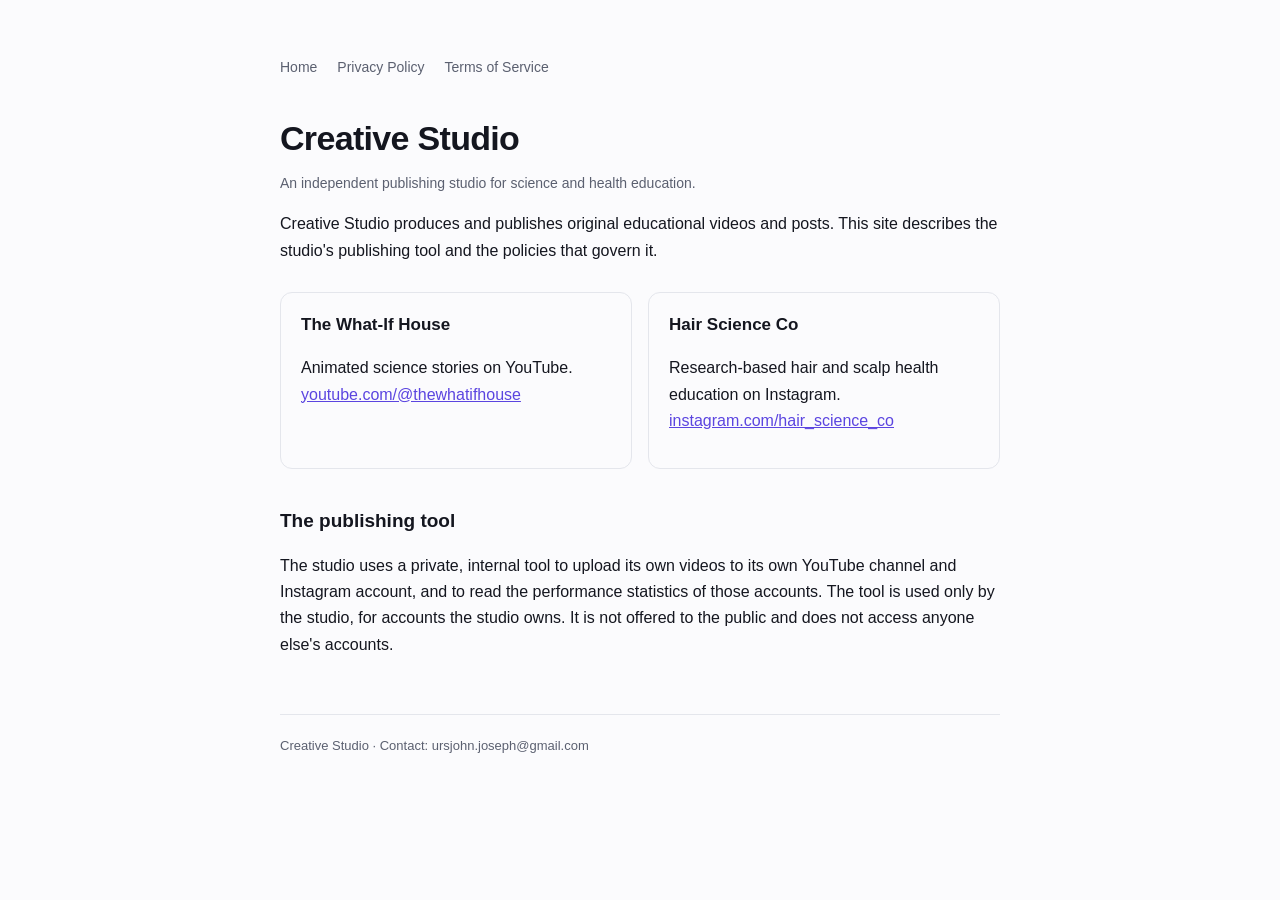
<file: index.html>
<!doctype html><html lang="en"><head><meta charset="utf-8"><meta name="viewport" content="width=device-width,initial-scale=1"><title>Creative Studio</title><link rel="stylesheet" href="style.css"></head><body><main><nav><a href="./">Home</a><a href="privacy.html">Privacy Policy</a><a href="terms.html">Terms of Service</a></nav>
<h1>Creative Studio</h1>
<p class="muted">An independent publishing studio for science and health education.</p>
<p>Creative Studio produces and publishes original educational videos and posts. This site describes the studio's publishing tool and the policies that govern it.</p>
<div class="cards">
  <div class="card"><h3>The What-If House</h3><p>Animated science stories on YouTube. <a href="https://www.youtube.com/@thewhatifhouse">youtube.com/@thewhatifhouse</a></p></div>
  <div class="card"><h3>Hair Science Co</h3><p>Research-based hair and scalp health education on Instagram. <a href="https://www.instagram.com/hair_science_co/">instagram.com/hair_science_co</a></p></div>
</div>
<h2>The publishing tool</h2>
<p>The studio uses a private, internal tool to upload its own videos to its own YouTube channel and Instagram account, and to read the performance statistics of those accounts. The tool is used only by the studio, for accounts the studio owns. It is not offered to the public and does not access anyone else's accounts.</p>
<footer>Creative Studio &middot; Contact: ursjohn.joseph@gmail.com</footer></main></body></html>
</file>
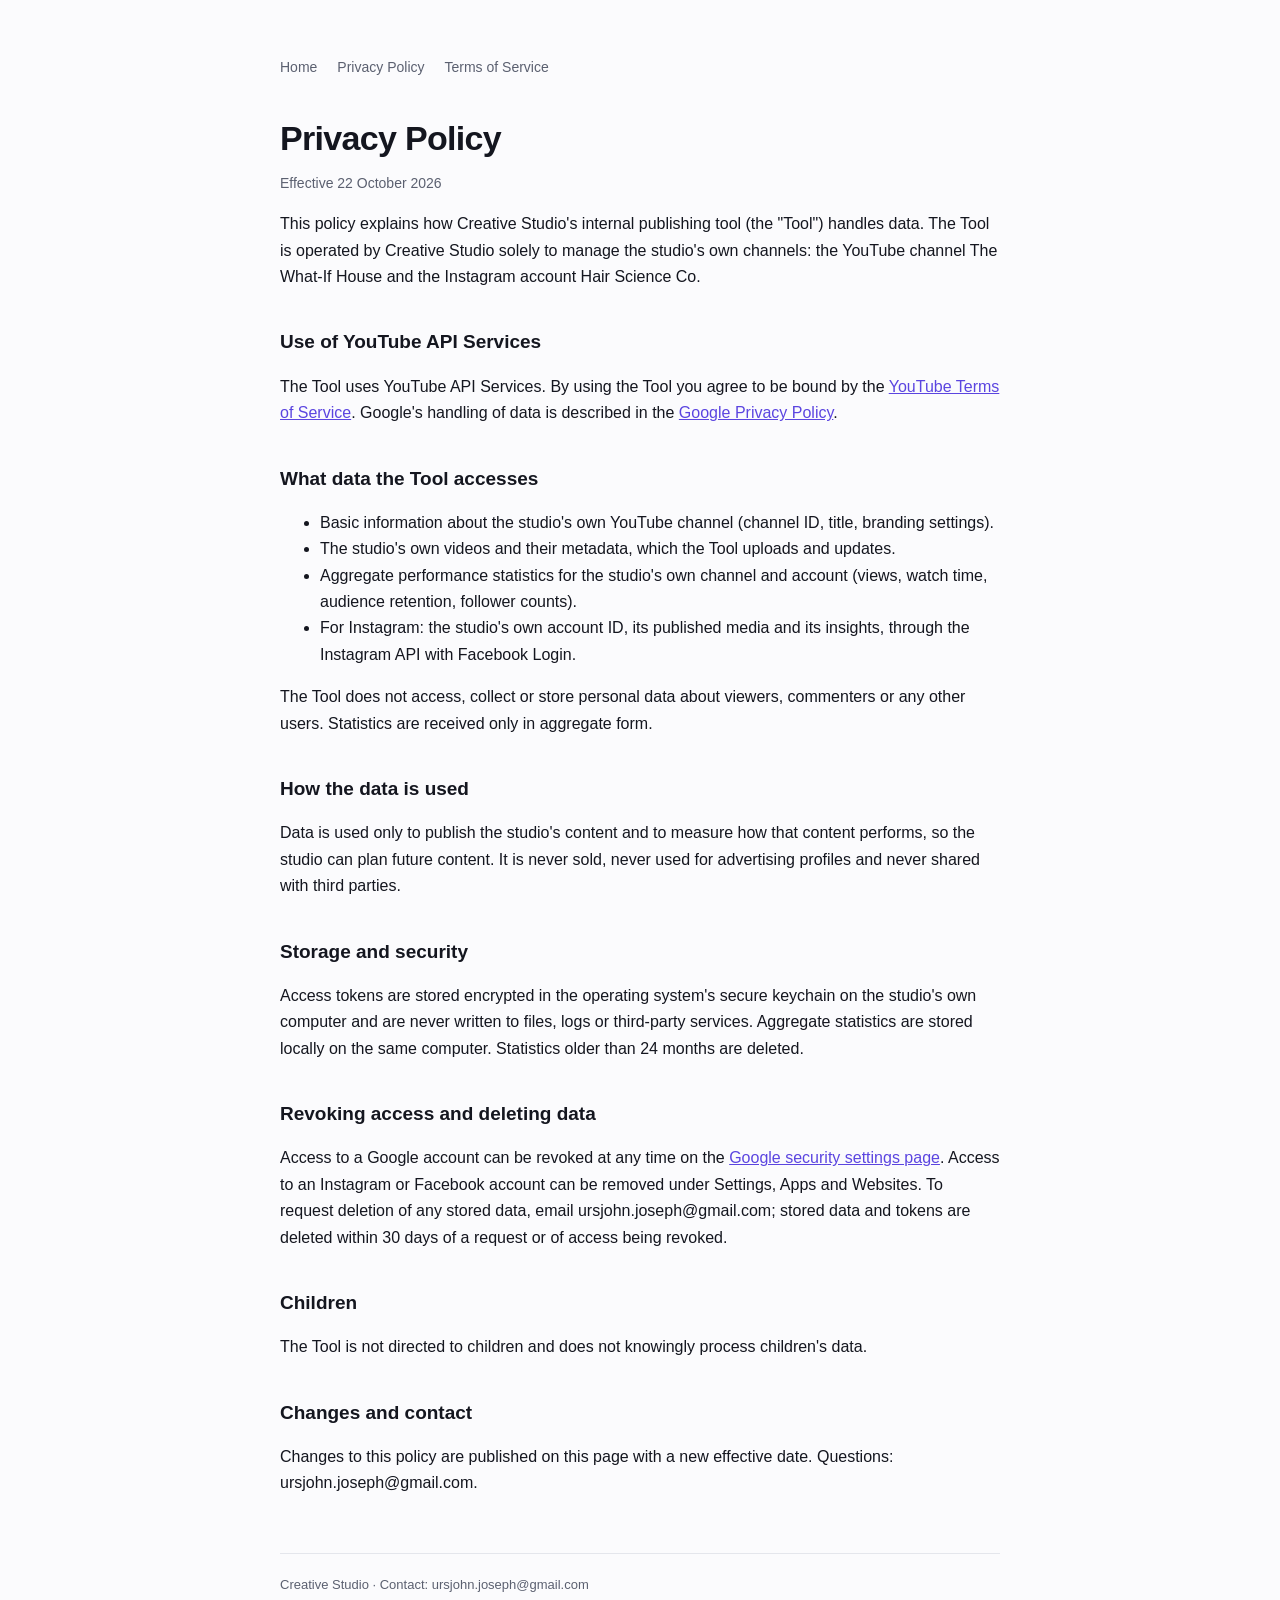
<file: privacy.html>
<!doctype html><html lang="en"><head><meta charset="utf-8"><meta name="viewport" content="width=device-width,initial-scale=1"><title>Privacy Policy - Creative Studio</title><link rel="stylesheet" href="style.css"></head><body><main><nav><a href="./">Home</a><a href="privacy.html">Privacy Policy</a><a href="terms.html">Terms of Service</a></nav>
<h1>Privacy Policy</h1>
<p class="muted">Effective 22 October 2026</p>
<p>This policy explains how Creative Studio's internal publishing tool (the "Tool") handles data. The Tool is operated by Creative Studio solely to manage the studio's own channels: the YouTube channel The What-If House and the Instagram account Hair Science Co.</p>
<h2>Use of YouTube API Services</h2>
<p>The Tool uses YouTube API Services. By using the Tool you agree to be bound by the <a href="https://www.youtube.com/t/terms">YouTube Terms of Service</a>. Google's handling of data is described in the <a href="https://policies.google.com/privacy">Google Privacy Policy</a>.</p>
<h2>What data the Tool accesses</h2>
<ul>
  <li>Basic information about the studio's own YouTube channel (channel ID, title, branding settings).</li>
  <li>The studio's own videos and their metadata, which the Tool uploads and updates.</li>
  <li>Aggregate performance statistics for the studio's own channel and account (views, watch time, audience retention, follower counts).</li>
  <li>For Instagram: the studio's own account ID, its published media and its insights, through the Instagram API with Facebook Login.</li>
</ul>
<p>The Tool does not access, collect or store personal data about viewers, commenters or any other users. Statistics are received only in aggregate form.</p>
<h2>How the data is used</h2>
<p>Data is used only to publish the studio's content and to measure how that content performs, so the studio can plan future content. It is never sold, never used for advertising profiles and never shared with third parties.</p>
<h2>Storage and security</h2>
<p>Access tokens are stored encrypted in the operating system's secure keychain on the studio's own computer and are never written to files, logs or third-party services. Aggregate statistics are stored locally on the same computer. Statistics older than 24 months are deleted.</p>
<h2>Revoking access and deleting data</h2>
<p>Access to a Google account can be revoked at any time on the <a href="https://myaccount.google.com/permissions">Google security settings page</a>. Access to an Instagram or Facebook account can be removed under Settings, Apps and Websites. To request deletion of any stored data, email ursjohn.joseph@gmail.com; stored data and tokens are deleted within 30 days of a request or of access being revoked.</p>
<h2>Children</h2>
<p>The Tool is not directed to children and does not knowingly process children's data.</p>
<h2>Changes and contact</h2>
<p>Changes to this policy are published on this page with a new effective date. Questions: ursjohn.joseph@gmail.com.</p>
<footer>Creative Studio &middot; Contact: ursjohn.joseph@gmail.com</footer></main></body></html>
</file>
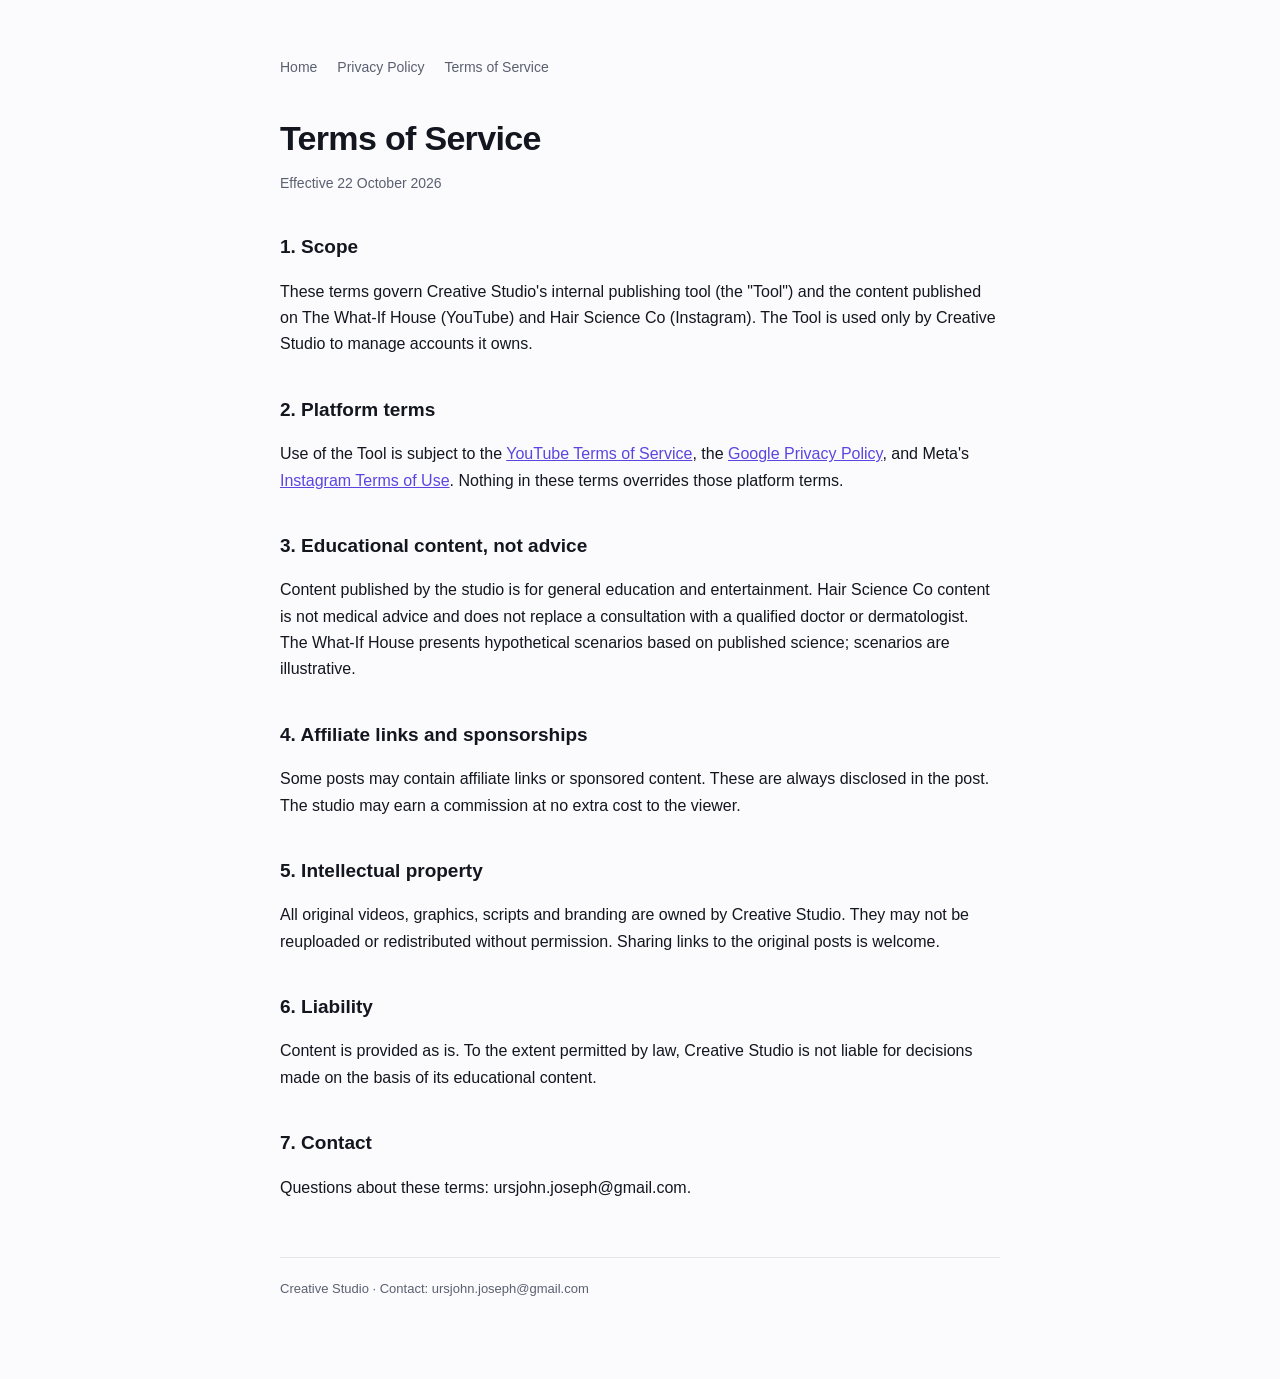
<file: terms.html>
<!doctype html><html lang="en"><head><meta charset="utf-8"><meta name="viewport" content="width=device-width,initial-scale=1"><title>Terms of Service - Creative Studio</title><link rel="stylesheet" href="style.css"></head><body><main><nav><a href="./">Home</a><a href="privacy.html">Privacy Policy</a><a href="terms.html">Terms of Service</a></nav>
<h1>Terms of Service</h1>
<p class="muted">Effective 22 October 2026</p>
<h2>1. Scope</h2>
<p>These terms govern Creative Studio's internal publishing tool (the "Tool") and the content published on The What-If House (YouTube) and Hair Science Co (Instagram). The Tool is used only by Creative Studio to manage accounts it owns.</p>
<h2>2. Platform terms</h2>
<p>Use of the Tool is subject to the <a href="https://www.youtube.com/t/terms">YouTube Terms of Service</a>, the <a href="https://policies.google.com/privacy">Google Privacy Policy</a>, and Meta's <a href="https://help.instagram.com/581066165581870">Instagram Terms of Use</a>. Nothing in these terms overrides those platform terms.</p>
<h2>3. Educational content, not advice</h2>
<p>Content published by the studio is for general education and entertainment. Hair Science Co content is not medical advice and does not replace a consultation with a qualified doctor or dermatologist. The What-If House presents hypothetical scenarios based on published science; scenarios are illustrative.</p>
<h2>4. Affiliate links and sponsorships</h2>
<p>Some posts may contain affiliate links or sponsored content. These are always disclosed in the post. The studio may earn a commission at no extra cost to the viewer.</p>
<h2>5. Intellectual property</h2>
<p>All original videos, graphics, scripts and branding are owned by Creative Studio. They may not be reuploaded or redistributed without permission. Sharing links to the original posts is welcome.</p>
<h2>6. Liability</h2>
<p>Content is provided as is. To the extent permitted by law, Creative Studio is not liable for decisions made on the basis of its educational content.</p>
<h2>7. Contact</h2>
<p>Questions about these terms: ursjohn.joseph@gmail.com.</p>
<footer>Creative Studio &middot; Contact: ursjohn.joseph@gmail.com</footer></main></body></html>
</file>
<file: style.css>
:root { --ink: #14161f; --muted: #5b6070; --line: #e4e6ec; --bg: #fbfbfd; --accent: #5b45e0; }
@media (prefers-color-scheme: dark) { :root { --ink: #ecedf3; --muted: #a3a7b6; --line: #2a2d3a; --bg: #0e0f15; --accent: #a594ff; } }
* { box-sizing: border-box; }
body { margin: 0; background: var(--bg); color: var(--ink); font: 16px/1.65 -apple-system, BlinkMacSystemFont, "Segoe UI", Inter, sans-serif; }
main { max-width: 760px; margin: 0 auto; padding: 56px 20px 80px; }
nav { display: flex; gap: 20px; font-size: 14px; margin-bottom: 40px; }
nav a { color: var(--muted); text-decoration: none; } nav a:hover { color: var(--accent); }
h1 { font-size: 34px; line-height: 1.15; margin: 0 0 8px; letter-spacing: -.02em; }
h2 { font-size: 19px; margin: 36px 0 8px; }
p, li { color: var(--ink); } .muted { color: var(--muted); font-size: 14px; }
a { color: var(--accent); }
.cards { display: grid; grid-template-columns: repeat(auto-fit, minmax(220px, 1fr)); gap: 16px; margin-top: 28px; }
.card { border: 1px solid var(--line); border-radius: 12px; padding: 18px 20px; }
.card h3 { margin: 0 0 6px; font-size: 17px; }
footer { margin-top: 56px; padding-top: 20px; border-top: 1px solid var(--line); font-size: 13px; color: var(--muted); }
</file>
